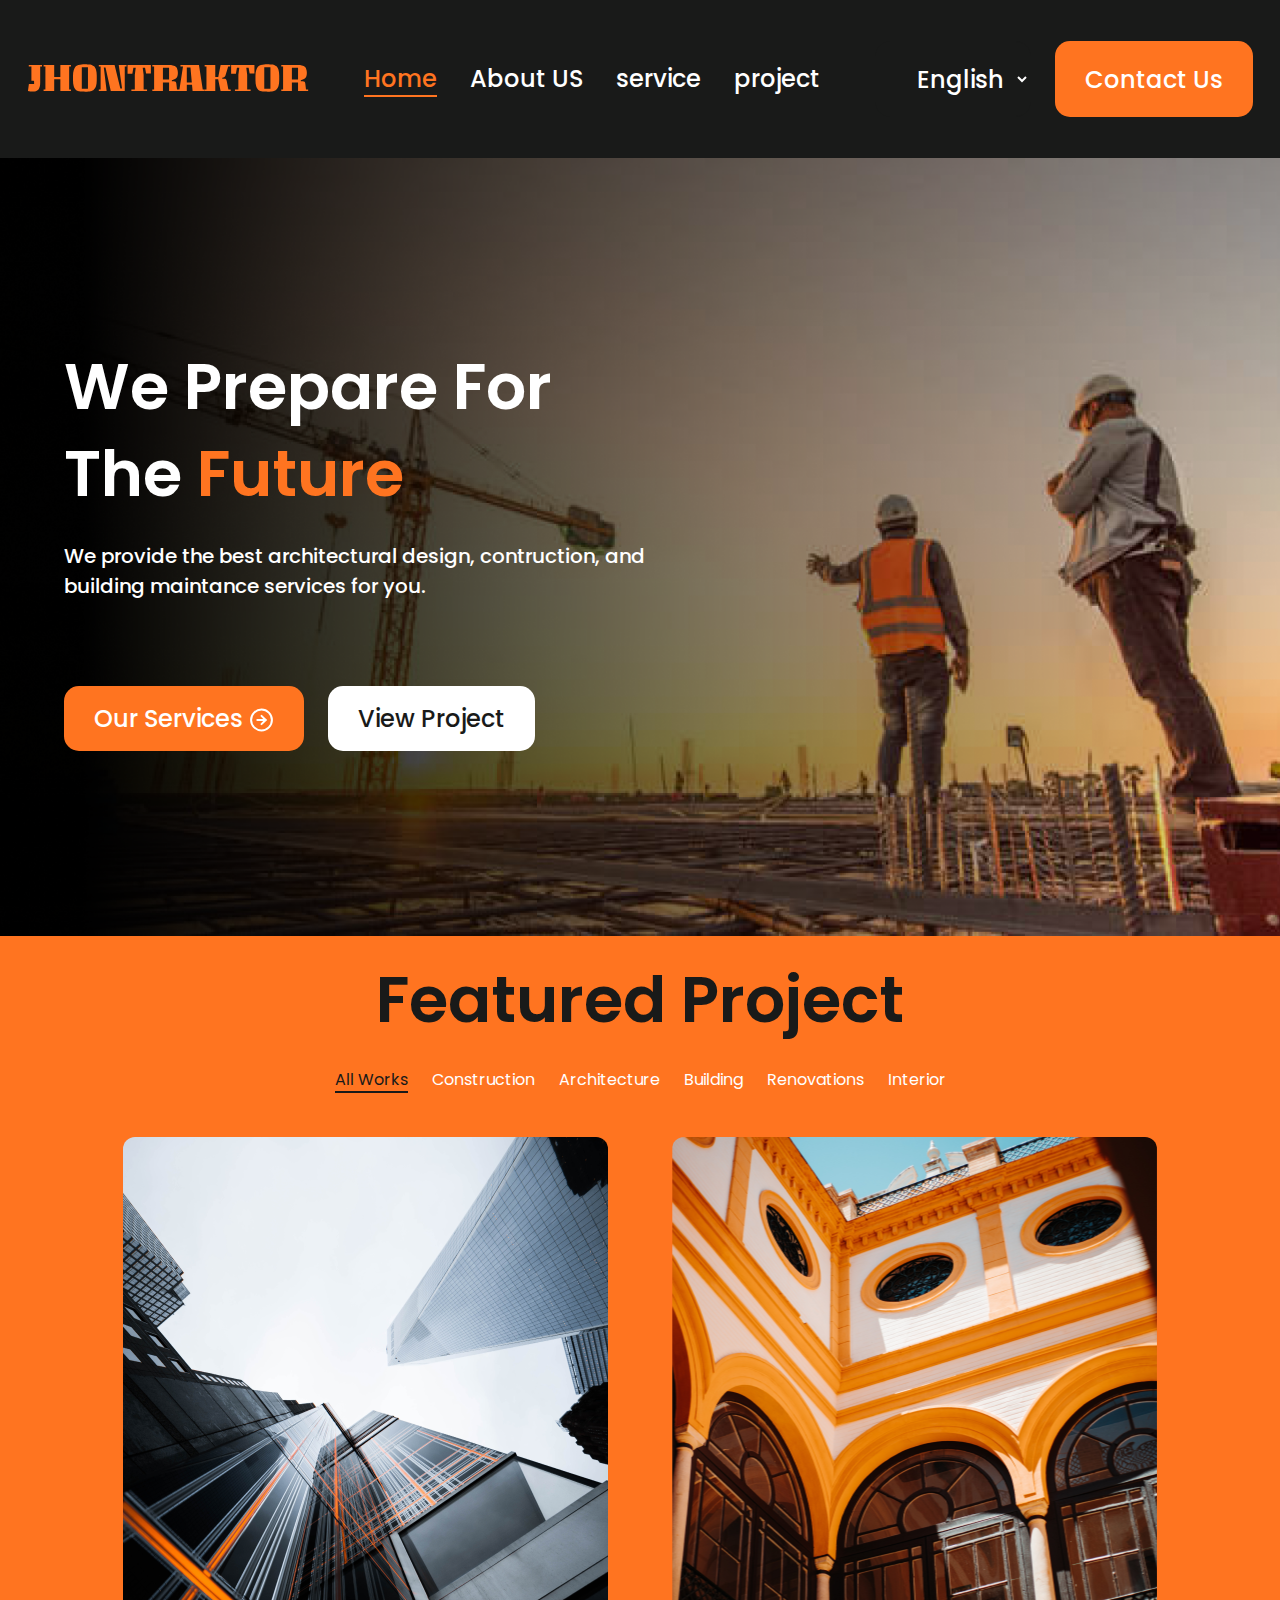
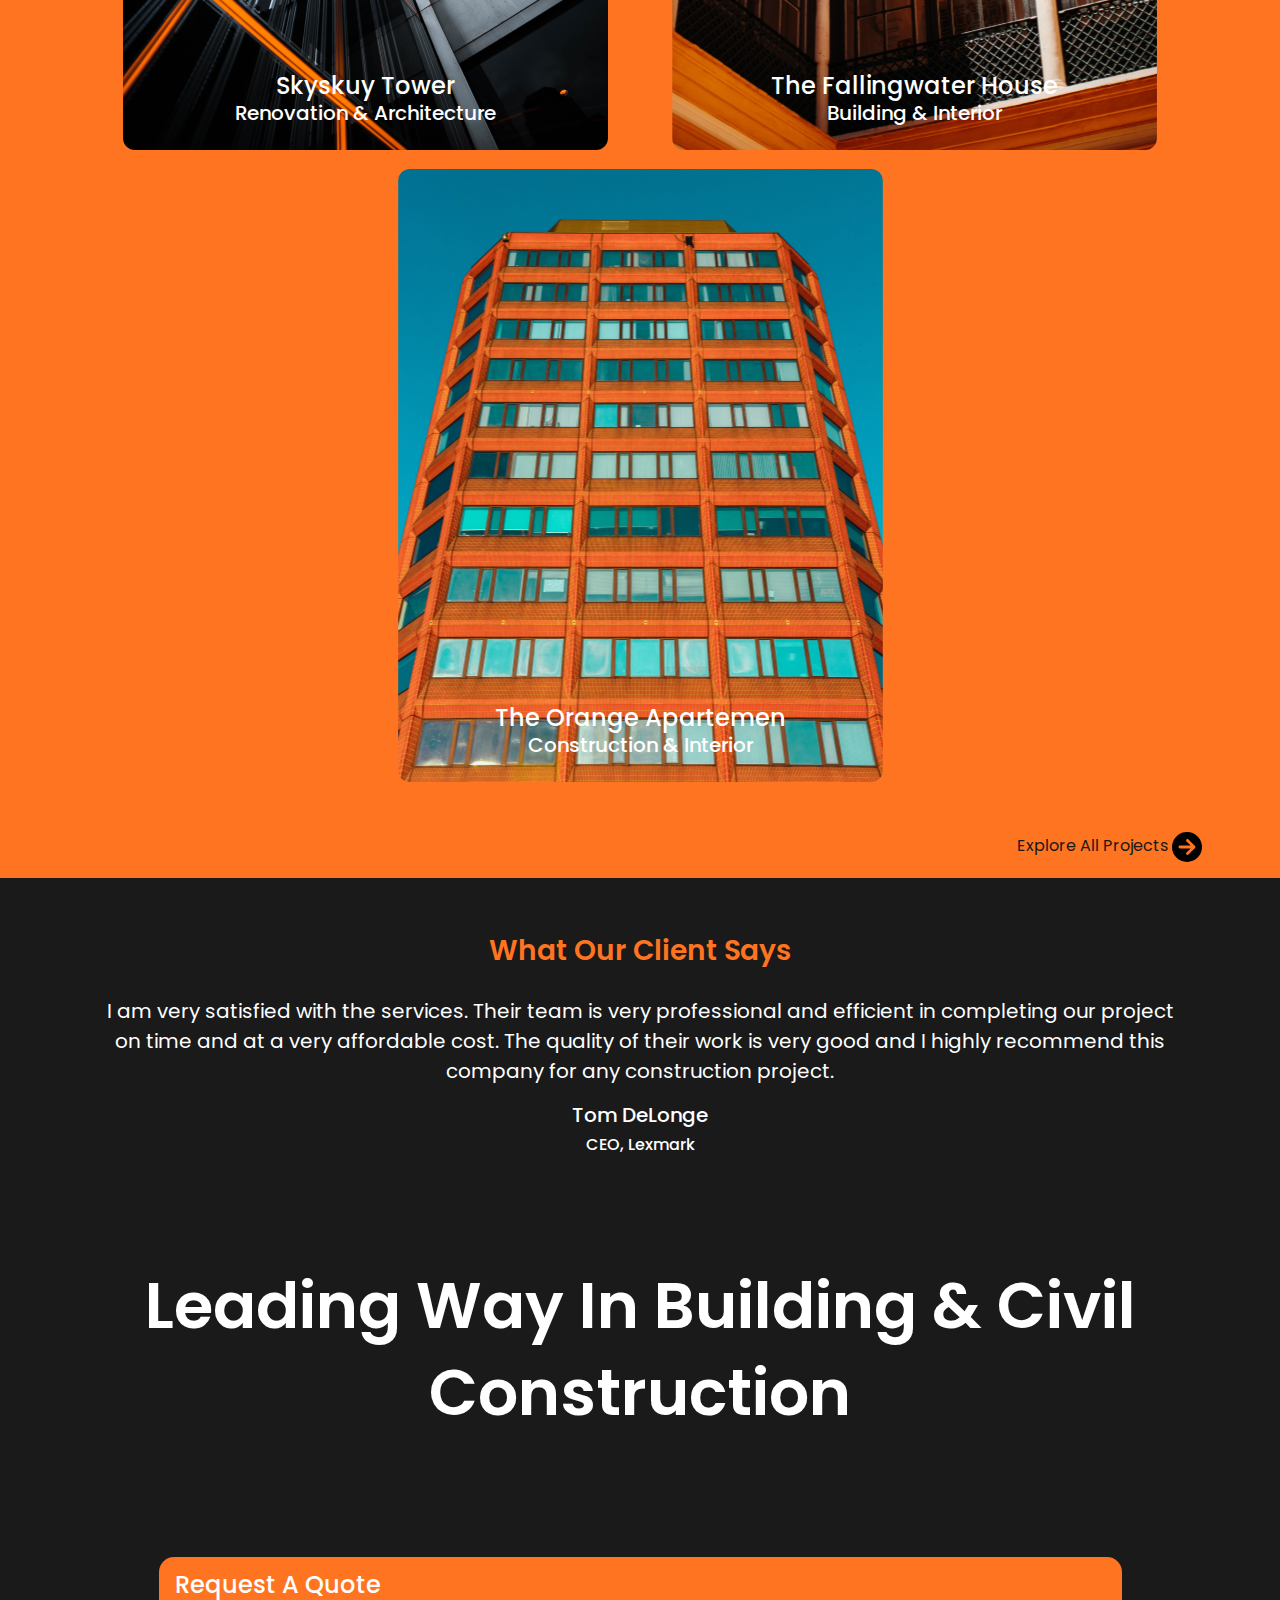
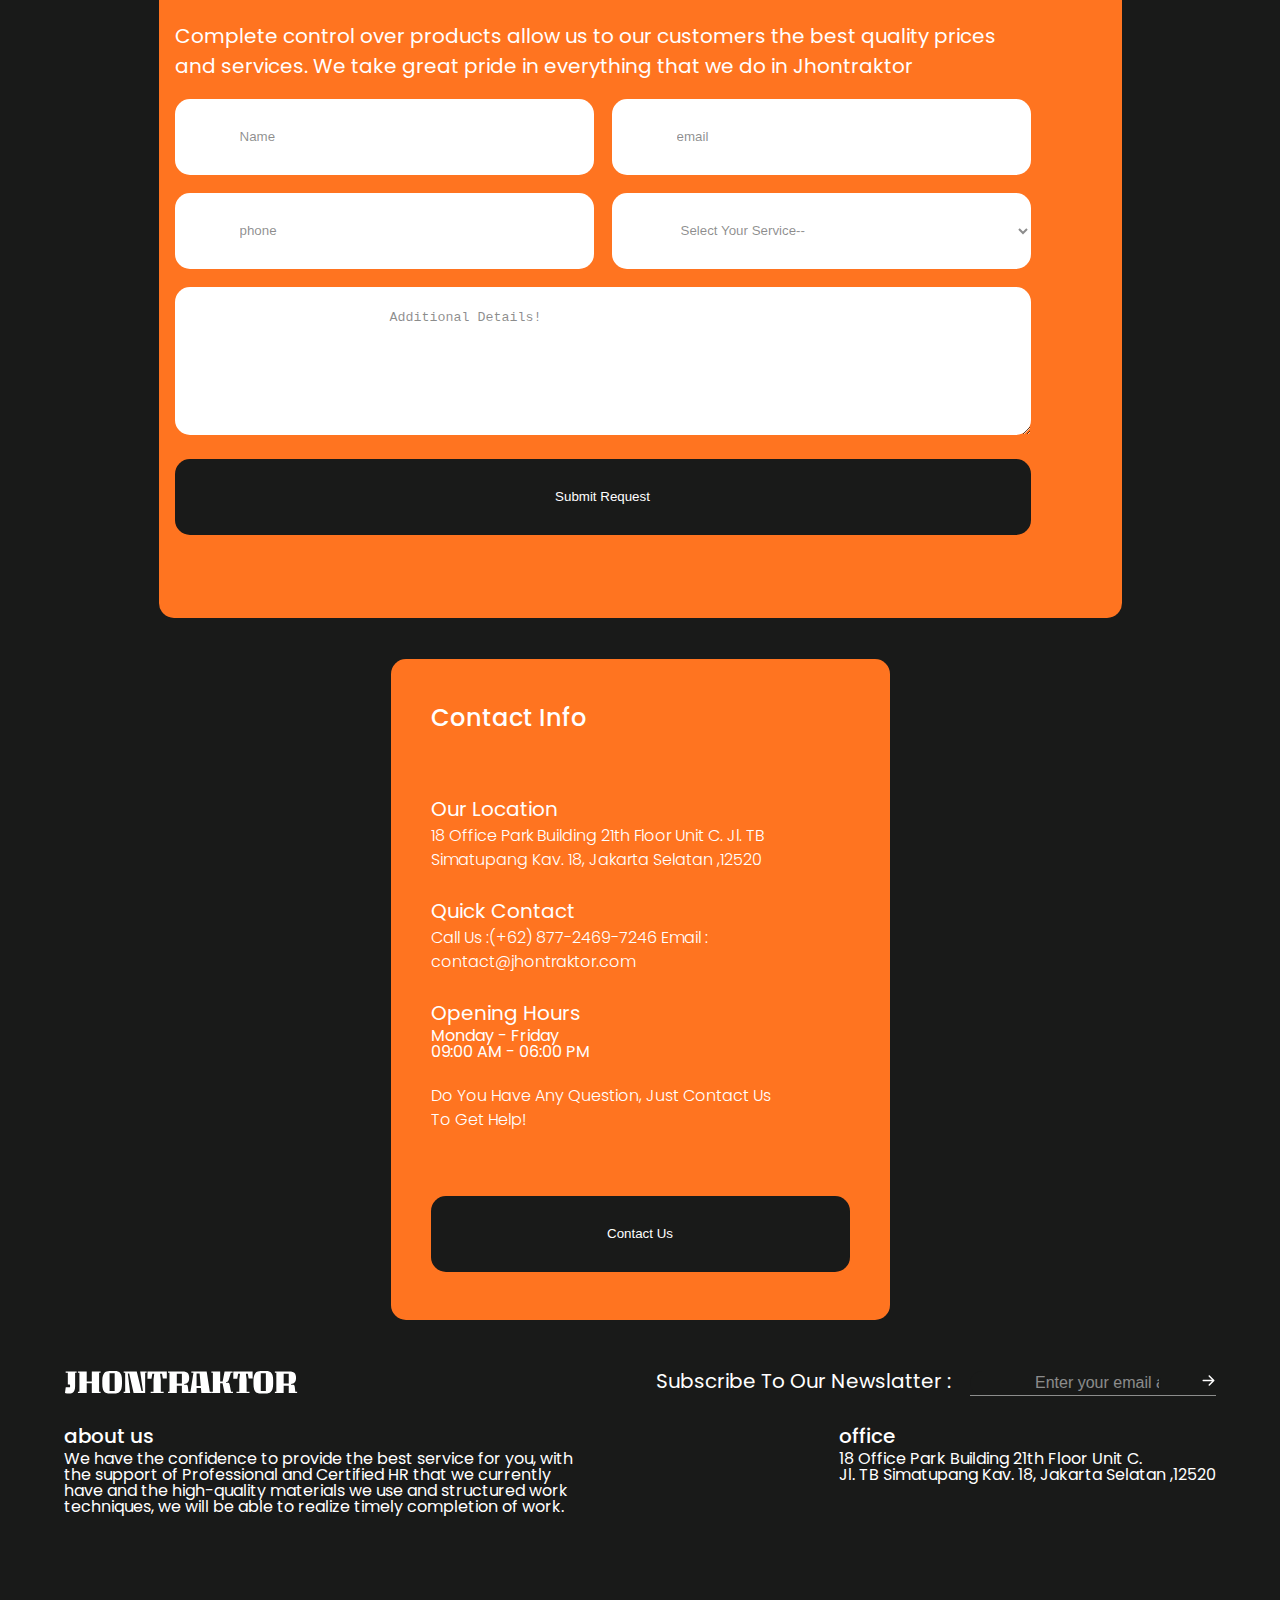
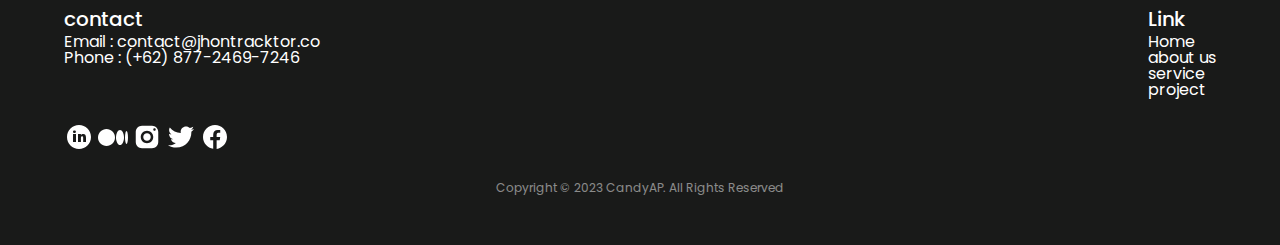
<file: index.html>
<!DOCTYPE html>
<html lang="en">
  <head>
    <meta charset="UTF-8" />
    <meta name="viewport" content="width=device-width, initial-scale=1.0" />
    <title>Document</title>
    <link rel="stylesheet" href="styles/reset.css" />
    <link rel="stylesheet" href="styles/homestyle.css" />
    <link rel="stylesheet" href="styles/responsive.css" />

    <!-- fonts -->
    <link rel="preconnect" href="https://fonts.googleapis.com" />
    <link rel="preconnect" href="https://fonts.gstatic.com" crossorigin />
    <link
      href="https://fonts.googleapis.com/css2?family=Poppins:wght@400;500;800&display=swap"
      rel="stylesheet"
    />
  </head>
  <body>
    <header>
      <div class="header-wrap">
          <a href=""><img src="images/logo.svg" alt="" /></a>
          <nav >
            <ul class="navigation">
              <li><a href="#" class="font-white-24-500 active">Home</a></li>
              <li><a href="#" class="font-white-24-500">About US</a></li>
              <li><a href="#" class="font-white-24-500">service</a></li>
              <li><a href="#" class="font-white-24-500">project</a></li>
            </ul> 
          </nav>    
          <form action="#">
            <div class="contact ">
                <select id="language" class="font-white-24-500" name="language">
                <option value="Engliash">English</option>
                <option value="Georgian">Georgian</option>
                </select>
                <input type="submit" class="font-white-24-500" value="Contact Us" />
             </div>
          </form>
      </div>    
    </header>
    <main>
      <section class="section-1">
        <div class="section-1-wrap">
          <div class="first-title">
            <h2 class="font-64-600">
              We Prepare For The <span class="title-span">Future</span>
            </h2>
            <p class="font-white-20-500">
              We provide the best architectural design, contruction, and
              building maintance services for you.
            </p>
          </div>
            <button type="button" class="font-white-24-500">
              Our Services
              <img
                class="centering-icons"
                src="images/arrow-right-circle.svg"
                alt=""
              />
            </button>
            <button type="button" class="font-white-24-500" id="view-project-button">View Project</button>
        </div>
      </section>
      <section class="section-2">
        <div class="section-2-wrap">
          <div class="sec-2-title">
            <h2 class="font-64-600">Featured Project</h2>
                <ul class="sec-2-list">
                  <li><a class="active-black" href="">All Works</a></li>
                  <li><a href="">Construction</a></li>
                  <li><a href="">Architecture</a></li>
                  <li><a href="">Building</a></li>
                  <li><a href="">Renovations</a></li>
                  <li><a href="">Interior</a></li>
                </ul>
          </div>
          <div class="pic-block-wrap">
            <!-- 1block -->
            <div class="img-block block-1">
              <div class="img-block-title">
                <h3 class="font-white-24-500">Skyskuy Tower</h3>
                <h4 class="font-white-20-500">Renovation & Architecture</h4>
              </div>
            </div>
            <!-- 2block -->
            <div class="img-block block-2">
              <div class="img-block-title">
                <h3 class="font-white-24-500">The Fallingwater House</h3>
                <h4 class="font-white-20-500">Building & Interior</h4>
              </div>
            </div>
            <!-- 3block -->
            <div class="img-block block-3">
              <div class="img-block-title">
                <h3 class="font-white-24-500">The Orange Apartemen</h3>
                <h4 class="font-white-20-500">Construction & Interior</h4>
              </div>
            </div>
          </div>
          <div class="all-projects-link">
            <a href="#"
              >Explore All Projects
              <img
                class="centering-icons"
                src="images/circle-arrow-right-solid.svg"
                alt=""
            /></a>
          </div>
        </div>
      </section>
      <section class="section-3">
          <div class="section-3-wrap">
            <div class="sec-3-title">
              <h3 class="font-yelow-28-600">What Our Client Says</h3>
              <p class="sec-3-p">
                I am very satisfied with the services. Their team is very
                professional and efficient in completing our project on time and
                at a very affordable cost. The quality of their work is very good
                and I highly recommend this company for any construction project.
              </p>
              <h3 class="font-white-20-500">Tom DeLonge</h3>
              <h3 class="sec-3-par-3">CEO, Lexmark</h3>
            </div>
            <!-- forms -->
            <form id="form-sec-3" action="/action_page.php">
              <h2 class="form-3-title font-64-600" >Leading Way In Building & Civil Construction</h2>
              <div class="sect-3-form">
                <div class="form1-div">
                  <!-- <div > -->
                    <h4 class="first-form-heading font-white-24-500">Request A Quote</h4>
                    <div class="inputs-div">
                      <label class="font-20-400 first-form-label">
                        Complete control over products allow us to our customers the
                        best quality prices and services. We take great pride in
                        everything that we do in Jhontraktor
                      </label>
                      <input type="text" id="name" name="name" value="Name" />
                      <input type="email" id="email" name="email" value="email" />
                      <input type="tel" id="phone" name="phone" value="phone" />
                      <select name="serice" id="serice">
                        <option value="">Select Your Service--</option>
                      </select>
                      <textarea rows="4" cols="50" name="comment">
                        Additional Details!
                      </textarea>
                    </div>
                    <input type="submit" id="submit-form" name="submit" value="Submit Request"/>
                  <!-- </div> -->
                </div>
                <div class="second-form">
                  <h4 class="font-white-24-500">Contact Info</h4>
                  <ul class="contact-list">
                    <li>
                      <span>Our Location</span>
                                  <a href="http://##" target="_blank">18 Office Park Building 21th Floor Unit C. Jl. TB Simatupang Kav. 18, Jakarta Selatan ,12520</a>
                                </li>
                                <li><span>Quick Contact</span>
                                    <a href="callto:+6287724697" target="_blank">Call Us :(+62) 877-2469-7246</a>
                                    <a href="mailto:contact@jhontraktor.com" target="_blank">Email : contact@jhontraktor.com</a>
                                </li>
                                <li>
                                  <span>Opening Hours</span>
                                  <p>Monday - Friday </p>
                                  <p>09:00 AM - 06:00 PM</p>
                                </li>
                                <li>
                                  <a href="http://#" target="_blank" >Do You Have Any Question, Just Contact Us To Get Help!</a>
                                </li>
                              </ul>
                              <input type="submit" class="font-white-20-400" name="contact-us-form" value="Contact Us" />
              </div>
</div>
            </form>
          </div>
      </section>
    </main>
<footer>
  <div class="footer-wrap">
<div class="ft-heading">
  <a href="#"><img src="images/JHONTRAKTOR.svg" alt=""></a>
  <form method="post">
    <div class="ft-form">
    <label class="font-20-400">
      Subscribe To Our Newslatter :
    </label>
    <div class="ft-submit">
      <input name="submitted-name" autocomplete="name" value="Enter your email addres" />
      <img src="images/footer-icons/ArrowRight.svg" alt="">
    </div>
  </div>
  </form>
</div>
<div class="ft-info">
  <div class="about">
  <h3>about us</h3>
  <p>We have the confidence to provide the best service for you, with the support of Professional and Certified HR that we currently have and the high-quality materials we use and structured work techniques, we will be able to realize timely completion of work.</p>
  </div>
  <div class="office">
    <h3>office</h3>
    <p>18 Office Park Building 21th Floor Unit C.</p>
  <p>Jl. TB Simatupang Kav. 18, Jakarta Selatan ,12520</p>
  </div>
  <div class="contact-info">
    <h3>contact</h3>
    <p>Email : contact@jhontracktor.co</p>
    <p>Phone : (+62) 877-2469-7246</p>
  </div>
  <div class="link">
    <h3>Link</h3>
  <ul class="link-list">
    <li>Home</li>
    <li>about us</li>
    <li>service</li>
    <li>project</li>
  </ul>
</div>
</div>
<div class="icon-div">
  <a href="#"><img src="images/footer-icons/linkedin.svg" alt=""></a>
  <a href="#"><img src="images/footer-icons/Medium.svg" alt=""></a>
  <a href="#"><img src="images/footer-icons/Instagram.svg" alt=""></a>
  <a href="#"><img src="images/footer-icons/Twitter.svg" alt=""></a>
  <a href="#"><img src="images/footer-icons/Facebook.svg" alt=""></a>
</div>
<div class="copyright">
  <span>Copyright © 2023 CandyAP. All Rights Reserved</span>
</div>
</div>
</footer>
  </body>
</html>
</file>
<file: styles/homestyle.css>
body {
    background-color: #191a19;
    font-family: "Poppins";
    color: #fff;
    /* max-width: 1728px; */
    margin: 0 auto;
  }
  a{
    color: #FFF;
  }
.font-white-24-500 {
    font-family: "Poppins";
    font-size: 24px;
    font-weight: 500;
  } 
  .font-white-20-500,
  .ft-info h3
   {
    font-size: 20px;
    font-weight: 500;
    line-height: normal;
  }
   .font-64-600{
    font-family: Poppins;
    font-size: 64px;
    font-style: normal;
    font-weight: 600;
    line-height: 87px;
    margin-bottom: 24px;
   }
header {
  height: 158px;
}
.header-wrap {
    /* max-width: 1728px; */
    width: 100%;
    height: 158px;
    display: flex;
    justify-content: space-around;
    align-items: center;
    position: fixed;
    z-index: 9;
    margin: 0 auto;
    background-color: #191a19;
    flex-wrap: wrap;}
    
  .navigation{
    gap: 33px;
    margin: 0 auto;
    display: flex;
    justify-content: space-between;
  }
  .active {
    color: #ff7420;
    border-bottom: 2px solid #ff7420;
  }
  .contact {
    max-width: 383px;
    width: 100%;
    display: flex;
    margin: 0 auto;
    gap: 24px;
  } 
  #language {
    background-color: #191a19;
    padding: 10px;
    display: inline-block;
    border: 1px solid #191a19;
        color: #fff;
        text-align: end;
      }
input[type="submit"] {
    color: #FFF;
    background-color: #ff7420;
    padding: 15px 30px;
    border: none;
    border-radius: 15px;
    cursor: pointer;
  }
  input[type="submit"]:hover {
    background-color: #f79c64;
  }
/* section 1  */
.section-1{
    height: 778px;
    display: flex;
    justify-content: center;
    flex-direction: column;
    background-image: url(../images/bg.png);
    background-size: cover;
    background-repeat: repeat;
    background-position: center;
}
  .section-1-wrap {
    gap: 85px 24px;
    max-width: 587px;
    width: 100%;
    display: flex;
    flex-wrap: wrap;
    flex-direction: row;
    align-content: center;
    margin-left: 5%;
  }
  .title-span {
    color: #ff7420;
  }  
  /* form 1 */
  .centering-icons {
    display: inline-block;
    vertical-align: middle;
    /* margin-left: 10px; */
  }
  button[type="button"] {
    background-color: #ff7420;
    padding: 15px 30px;
    border: none;
    border-radius: 15px;
    cursor: pointer;
    color: #FFF;
  }
  #view-project-button {
    background: #fff;
    color: #191a19;
  } 
  /* section 2 */
  .section-2 {
    background-color: #ff7420;
     padding: 1em;
  }
  .section-2-wrap {
    /* max-width: 1500px;
    width: 100%; */
    display: flex;
    flex-direction: column;
    flex-wrap: wrap;
    justify-content: space-between;
    align-content: space-around;
    gap: 49px;
    margin: 0 auto;
    
  }
  .sec-2-title {
    width: 90%;
    display: flex;
    flex-direction: row;
    -moz-column-gap: 188px;
    column-gap: 188px;
    justify-content: space-around;
    flex-wrap: wrap;
    align-items: center;
    margin: 0 auto;
  }
  .sec-2-title h2 {
    color: #191a19;
    line-height: 96px;
  }
  .sec-2-list{
    display: flex;
    flex-direction: row;
    flex-wrap: wrap;
    margin: 0 auto;
    justify-content: space-between;
    /* max-width: 904px;
    width: 100%; */
    -moz-column-gap: 24px;
         column-gap: 24px;
  }
  .active-black {
    color: #191a19;
    border-bottom: 2px solid #191a19;
  }
  /* 2section pic blocks */
  .pic-block-wrap {
    width: 90%;
    display: flex;
    flex-direction: row;
    flex-wrap: wrap;
    gap: 19px;
    align-content: space-around;
    justify-content: space-evenly;
    margin: 0 auto;
  }
  .img-block {
    max-width: 485px;
    width: 100%;
    height: 613px;
    border-radius: 12px;
    background-position: center;
    background-size: cover;
    display: flex;
    flex-direction: column;
    justify-content: flex-end;
    align-items: center;
 }
  .block-1 {
    background: linear-gradient(
      180deg,
      rgba(0, 0, 0, 0) 0%,
      rgba(25, 26, 25, 0.5) 100%
    );
    background-image: url(../images/1-block.png);
  }
  .block-2 {
    background-image: url(../images/2-block.png);
  }
  .block-3 {
    background-image: url(../images/3-block.png);
  }
  .img-block-title {
    text-align: center;
    margin-bottom: 22px;
  }
  .all-projects-link img {
    height: 30px;
    width: 30px;
  }
  .all-projects-link {
    text-align: end;
  }
  .all-projects-link a {
    color: #191a19;
    font-family: Poppins;
    line-height: 30px;
  }
  /* 3 section */
  .section-3 {
    display: flex;
    flex-direction: column;
  }
  .sec-3-title {
    text-align: center;
    max-width: 1067px;
    width: 90%;
    margin: 52px auto;
  }
  .sec-3-title p {
    line-height: 30px;
    font-weight: 400;
    font-size: 20px;
    margin: 24px auto 14px;
  }
  .sec-3-par-3 {
    font-size: 16px;
    font-weight: 500;
    line-height: 30px;
  }
  .font-yelow-28-600{
    color: #FF7420;
font-size: 28px;
font-weight: 600;
line-height: 42px;
}
/* forms */
.form-3-title{
    margin: 102px auto 121px;
    text-align: center;
}
.sect-3-form{
    max-width: 1503px;
    width: 100%;
    margin: 0 auto;
    display: flex;
    /* -moz-column-gap: 41px; */
    gap: 41px;
    justify-content: center;
    align-items: center;
    flex-direction: row;
    flex-wrap: wrap;
}        
 .form1-div{
    max-width: 963px;
    width: 90%;
    min-height: 661px;
    border-radius: 15px;
    background: #ff7420;
    display: flex;
    flex-direction: column;
    flex-wrap: wrap;
    margin: 0 auto;
    gap: 24px;
    padding: 1em;
 } 
 .first-form-label{
    max-width: 856px;
    width: 100%;
font-style: normal;
line-height: 30px;
 }
  .font-20-400{
    font-size: 20px;
    font-weight: 400;
  }
  .inputs-div{
    max-width: 856px;
    width: 100%;
    display: flex;
    flex-direction: row;
    flex-wrap: wrap;
    gap: 18px;
  }
  input,
  select
   {
    color: rgba(25, 26, 25, 0.50);
    max-width: 419px;
    width: 100%;
    height: 76px;
    border: none;
    border-radius: 15px;
    background: #fff;
    padding-left: 65px;
  }
  textarea[name="comment"]{
    height: 148px;
    max-width: 856px;
    width: 100%;
    border: none;
    border-radius: 15px;
    background: #fff;
    color: rgba(25, 26, 25, 0.50);
padding: 23px;
  }
  #submit-form{
    background: #191A19;
    max-width: 856px;
    width: 100%;
  }
  /* second form */
  .second-form{
        max-width: 499px;
        width: 90%;
        min-height: 661px;
        border-radius: 15px;
        background: #ff7420;
        display: flex;
        flex-direction: column;
        flex-wrap: wrap;
        align-content: space-around;
        justify-content: space-around;
        margin: 0 auto;
        padding: 1em;
  }
  .contact-list{
    max-width: 355px;
    display: flex;
    flex-direction: column;
    flex-wrap: wrap;
    gap: 24px;
  }
    .contact-list span {
    font-size: 20px;
    font-weight: 400;
    line-height: 30px;
    display: block;
  }
  .contact-list a {
    font-size: 16px;
    font-weight: 300;
    line-height: 24px;
    }
    input[name="contact-us-form"]{
    background: #191A19;
    }
     /* footer */
    .footer-wrap{
        width: 90%;
        min-height: 377px;
        display: flex;
        flex-direction: column;
        justify-content: space-evenly;
        align-content: space-around;
        flex-wrap: wrap;
        margin: 50px auto;
        gap: 24px;
   } 
  .ft-heading{
    width: 100%;
    display: flex;
    flex-direction: row;
    justify-content: space-between;
    align-items: center;
    flex-wrap: wrap;
    gap: 24px;
 }  
  .ft-info{
  display: flex;
    gap: 89px;
    flex-wrap: wrap;
    width: 100%;
    justify-content: space-between;
}
  }
  .ft-info h3{
    margin-bottom: 14px;
  }
  .ft-info p,
  .link-list li{
font-size: 16px;
font-weight: 400;
font-style: normal;
  }
  .ft-form{
    display: flex;
    gap: 19px;
  }
input[name="submitted-name"]{
    background-color: #191A19;
    color: rgba(255, 255, 255, 0.50);
    font-size: 16px;
    font-weight: 400;
    height: 24px;
    max-width: 191px;
    width: 100%;
    margin-right: 36px;
}
.ft-submit{
border-bottom: 1px solid rgba(255, 255, 255, 0.50);
    }
  .about{
    max-width: 516px;
    width: 100%;
  }
  .copyright{
text-align: center;
  }
  .copyright span{
    color: rgba(255, 255, 255, 0.50);
font-size: 12px;
font-weight: 400;
  }
</file>
<file: styles/responsive.css>
/*  */
</file>
